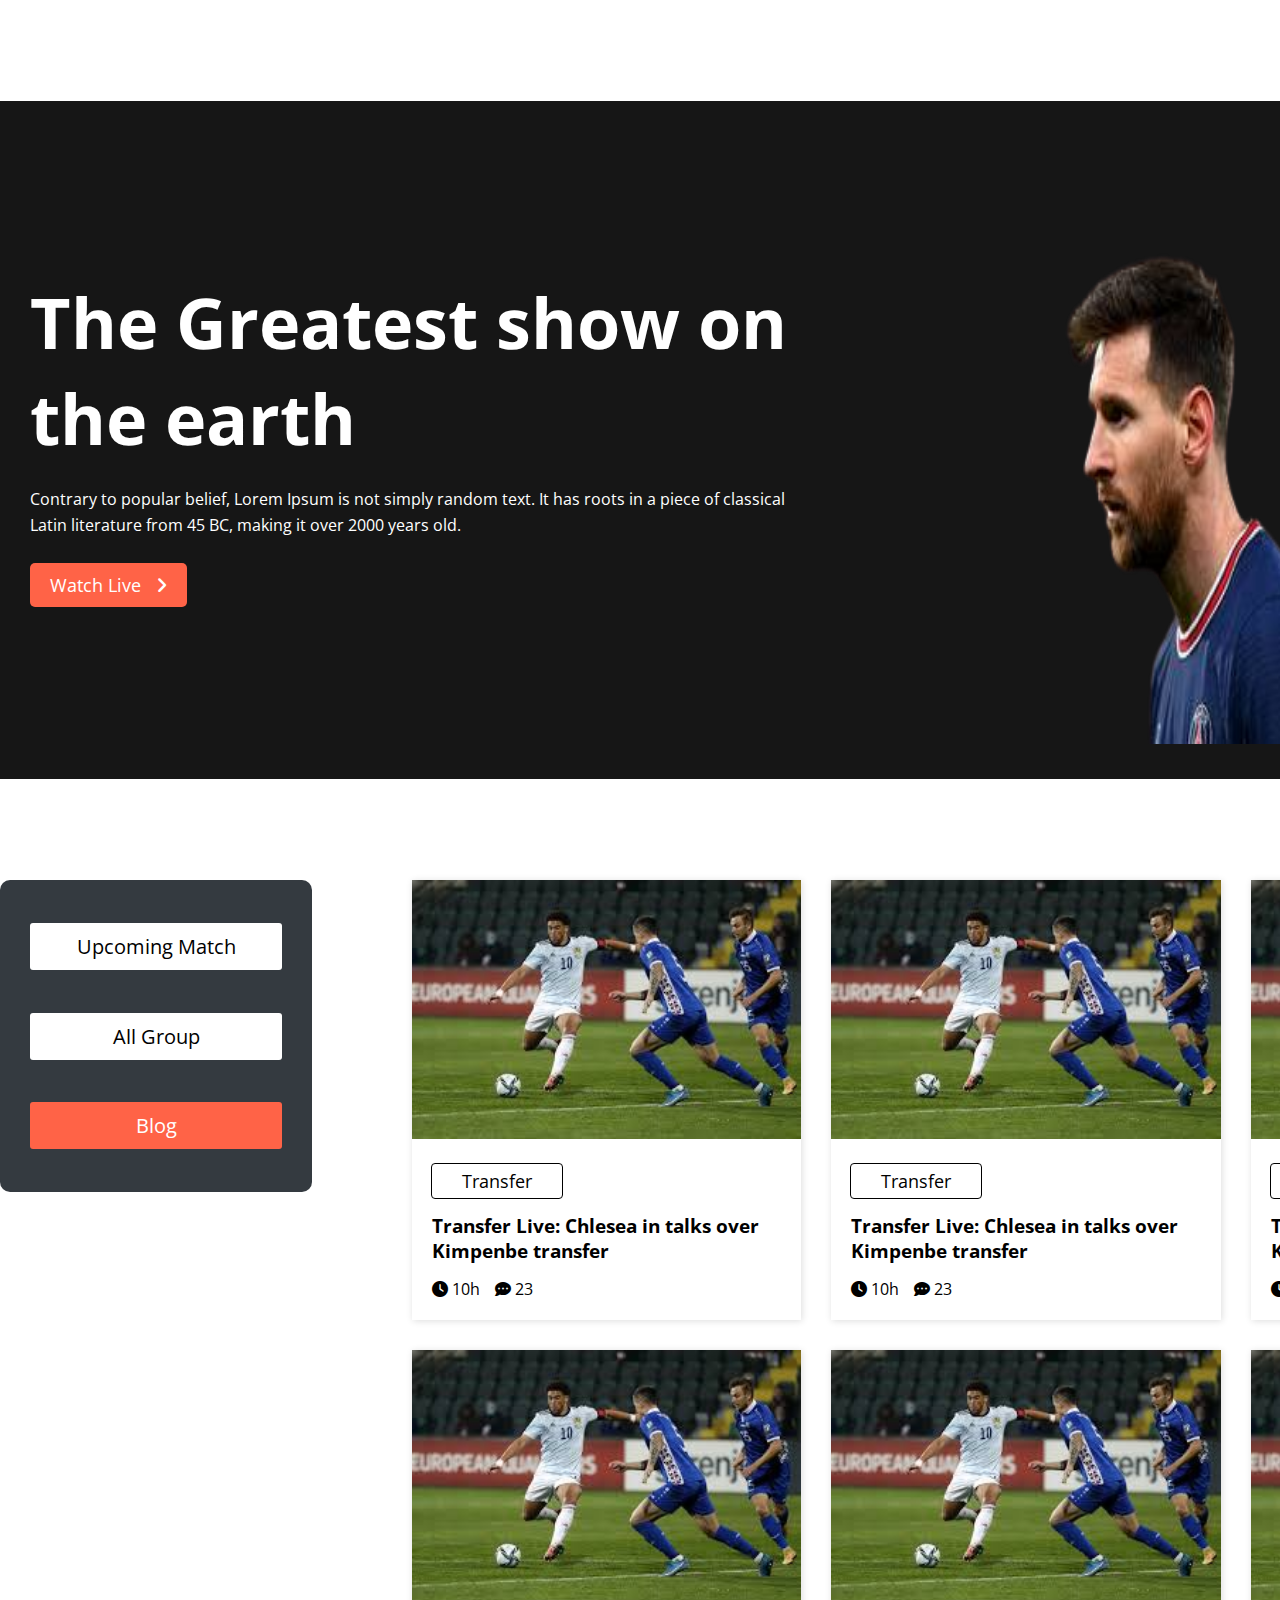
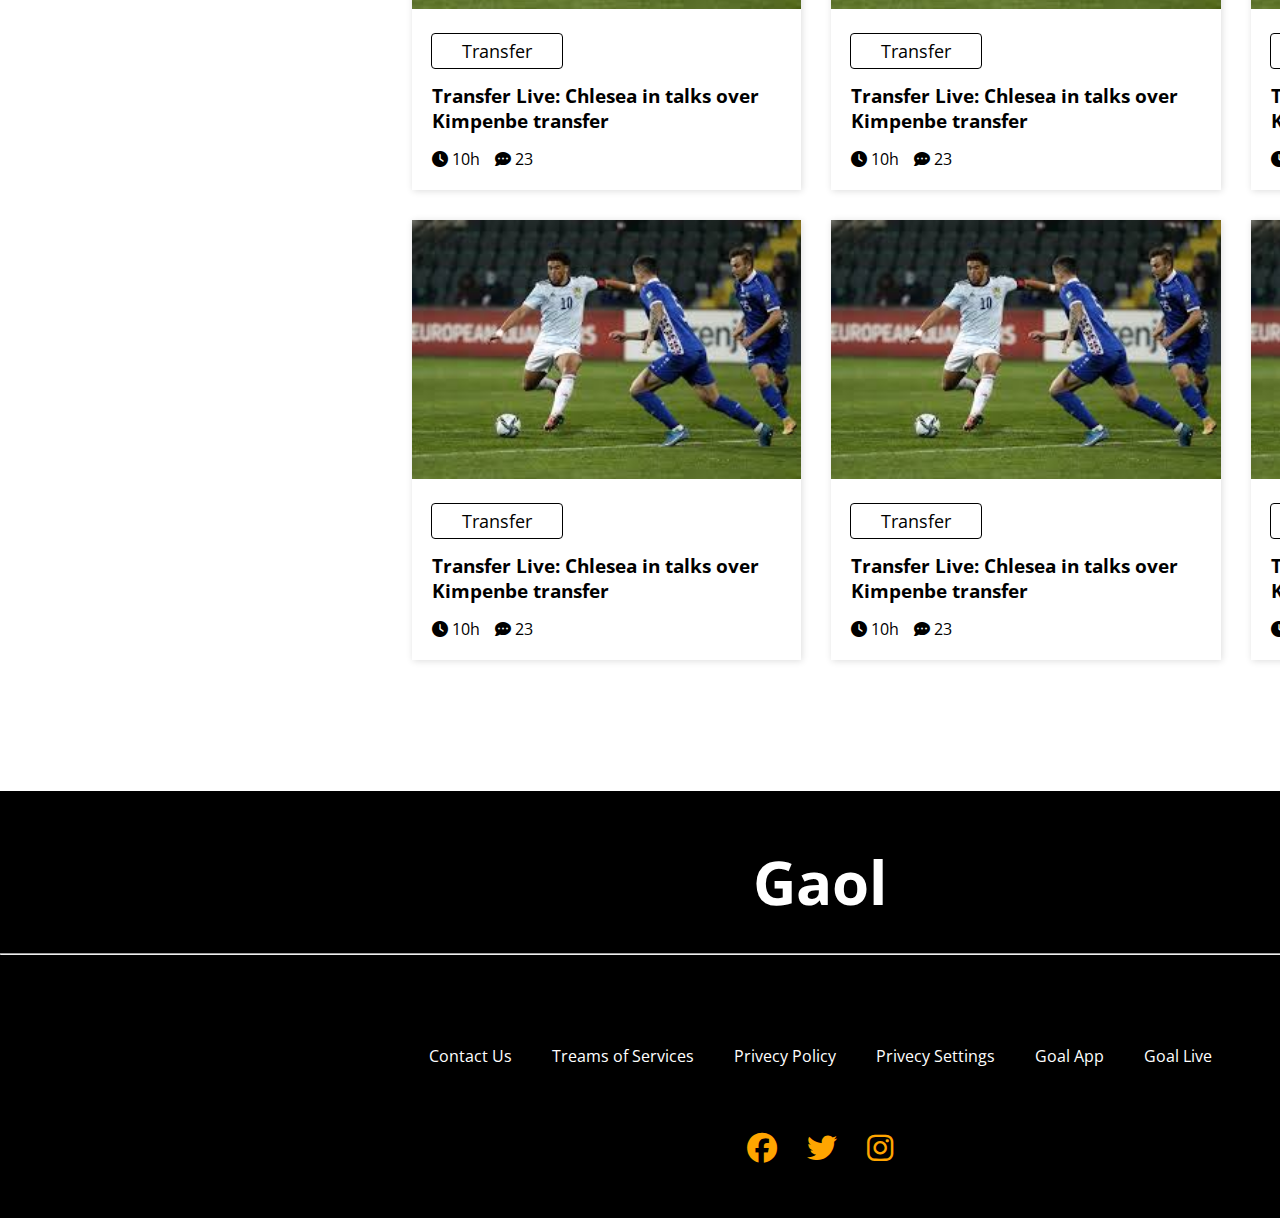
<file: index.html>
<!DOCTYPE html>
<html lang="en">
<head>
    <meta charset="UTF-8">
    <meta http-equiv="X-UA-Compatible" content="IE=edge">
    <meta name="viewport" content="width=device-width, initial-scale=1.0">
    <title>Foot Ball World Cup 2022</title>
    <!-- fonts awesome icon  -->
    <link rel="stylesheet" href="https://cdnjs.cloudflare.com/ajax/libs/font-awesome/6.1.1/css/all.min.css"/>
    <!-- stylesheet -->
    <link rel="stylesheet" href="Styles/style.css">
</head>
<body>
    <!-- 
        -------------------------------
        Header banner section --
        -------------------------------
    -->
    <main>
        <header class="container">
            <div class="banner">
                <div class="header-content-area banner-item">
                    <h1 class="banner-title">The Greatest show on the earth</h1>
                    <p class="banner-pragraph">Contrary to popular belief, Lorem Ipsum is not simply 
                        random text. It has roots in a piece of classical Latin literature from 45 BC, making it over 2000 years old.
                    </p>
                    <a class="link-btn" href="#">Watch Live <span class="right-arrow"><i class="fa-solid fa-angle-right"></i></span> </a>
                </div>
                <div class="header-images-area banner-item">
                    <img src="./images/messi.png" alt="">
                </div>
            </div>
        </header>
        <section class="container">
            <div class="blogs-section">
               <div class="blogs-menu-header">
                    <div class="blog-menu">
                        <div class="items">
                            <a class="blog-items-btn" href="match.html">upcoming match</a>
                        </div>
                        <div class="items">
                            <a class="blog-items-btn" href="#">All Group</a>
                        </div>
                        <div class="items">
                            <a class="blog-items-btn active-blog-btn" href="index.html">Blog</a>
                        </div>
                    </div>
               </div>
               <div class="blogs">
                    <div class="blog">
                        <img src="./images/items1.jpg" alt="">
                       <div class="blog-info">
                            <a class="transfer-btn" href="#">Transfer</a>
                            <h3 class="blogs-title">Transfer Live: Chlesea in talks over Kimpenbe transfer</h3>
                            <div class="blogs-icons">
                                <div class="watch-icon">
                                    <span><i class="fa-solid fa-clock"></i> 10h</span>
                                </div>
                                <div class="comments-icon">
                                    <span><i class="fa-solid fa-comment-dots"></i> 23</span>
                                </div>
                            </div>
                       </div>
                    </div>
                    <div class="blog">
                        <img src="./images/items1.jpg" alt="">
                       <div class="blog-info">
                            <a class="transfer-btn" href="#">Transfer</a>
                            <h3 class="blogs-title">Transfer Live: Chlesea in talks over Kimpenbe transfer</h3>
                            <div class="blogs-icons">
                                <div class="watch-icon">
                                    <span><i class="fa-solid fa-clock"></i> 10h</span>
                                </div>
                                <div class="comments-icon">
                                    <span><i class="fa-solid fa-comment-dots"></i> 23</span>
                                </div>
                            </div>
                       </div>
                    </div>
                    <div class="blog">
                        <img src="./images/items1.jpg" alt="">
                       <div class="blog-info">
                            <a class="transfer-btn" href="#">Transfer</a>
                            <h3 class="blogs-title">Transfer Live: Chlesea in talks over Kimpenbe transfer</h3>
                            <div class="blogs-icons">
                                <div class="watch-icon">
                                    <span><i class="fa-solid fa-clock"></i> 10h</span>
                                </div>
                                <div class="comments-icon">
                                    <span><i class="fa-solid fa-comment-dots"></i> 23</span>
                                </div>
                            </div>
                       </div>
                    </div>
                    <div class="blog">
                        <img src="./images/items1.jpg" alt="">
                       <div class="blog-info">
                            <a class="transfer-btn" href="#">Transfer</a>
                            <h3 class="blogs-title">Transfer Live: Chlesea in talks over Kimpenbe transfer</h3>
                            <div class="blogs-icons">
                                <div class="watch-icon">
                                    <span><i class="fa-solid fa-clock"></i> 10h</span>
                                </div>
                                <div class="comments-icon">
                                    <span><i class="fa-solid fa-comment-dots"></i> 23</span>
                                </div>
                            </div>
                       </div>
                    </div>
                    <div class="blog hide-items-tablet">
                        <img src="./images/items1.jpg" alt="">
                       <div class="blog-info">
                            <a class="transfer-btn" href="#">Transfer</a>
                            <h3 class="blogs-title">Transfer Live: Chlesea in talks over Kimpenbe transfer</h3>
                            <div class="blogs-icons">
                                <div class="watch-icon">
                                    <span><i class="fa-solid fa-clock"></i> 10h</span>
                                </div>
                                <div class="comments-icon">
                                    <span><i class="fa-solid fa-comment-dots"></i> 23</span>
                                </div>
                            </div>
                       </div>
                    </div>
                    <div class="blog hide-items-tablet">
                        <img src="./images/items1.jpg" alt="">
                       <div class="blog-info">
                            <a class="transfer-btn" href="#">Transfer</a>
                            <h3 class="blogs-title">Transfer Live: Chlesea in talks over Kimpenbe transfer</h3>
                            <div class="blogs-icons">
                                <div class="watch-icon">
                                    <span><i class="fa-solid fa-clock"></i> 10h</span>
                                </div>
                                <div class="comments-icon">
                                    <span><i class="fa-solid fa-comment-dots"></i> 23</span>
                                </div>
                            </div>
                       </div>
                    </div>
                    <div class="blog hide-items-tablet">
                        <img src="./images/items1.jpg" alt="">
                       <div class="blog-info">
                            <a class="transfer-btn" href="#">Transfer</a>
                            <h3 class="blogs-title">Transfer Live: Chlesea in talks over Kimpenbe transfer</h3>
                            <div class="blogs-icons">
                                <div class="watch-icon">
                                    <span><i class="fa-solid fa-clock"></i> 10h</span>
                                </div>
                                <div class="comments-icon">
                                    <span><i class="fa-solid fa-comment-dots"></i> 23</span>
                                </div>
                            </div>
                       </div>
                    </div>
                    <div class="blog hide-items-tablet">
                        <img src="./images/items1.jpg" alt="">
                       <div class="blog-info">
                            <a class="transfer-btn" href="#">Transfer</a>
                            <h3 class="blogs-title">Transfer Live: Chlesea in talks over Kimpenbe transfer</h3>
                            <div class="blogs-icons">
                                <div class="watch-icon">
                                    <span><i class="fa-solid fa-clock"></i> 10h</span>
                                </div>
                                <div class="comments-icon">
                                    <span><i class="fa-solid fa-comment-dots"></i> 23</span>
                                </div>
                            </div>
                       </div>
                    </div>
                    <div class="blog hide-items-tablet">
                        <img src="./images/items1.jpg" alt="">
                       <div class="blog-info">
                            <a class="transfer-btn" href="#">Transfer</a>
                            <h3 class="blogs-title">Transfer Live: Chlesea in talks over Kimpenbe transfer</h3>
                            <div class="blogs-icons">
                                <div class="watch-icon">
                                    <span><i class="fa-solid fa-clock"></i> 10h</span>
                                </div>
                                <div class="comments-icon">
                                    <span><i class="fa-solid fa-comment-dots"></i> 23</span>
                                </div>
                            </div>
                       </div>
                    </div>
               </div>
               <div class="show-btn-tablet">
                    <a class="show-all-btn" href="#">Show All</a>
               </div>
            </div>
        </section>
        <footer id="footer" class="container">
            <div class="footer-title">
                <h2>Gaol</h2>
            </div>
            <hr class="horizantal-line">
            <div class="footer-menu">
                <ul>
                    <li><a href="#">Contact Us</a></li>
                    <li><a href="#">Treams of Services</a></li>
                    <li><a href="#">Privecy Policy</a></li>
                    <li><a href="#">Privecy Settings</a></li>
                    <li><a href="#">Goal App</a></li>
                    <li><a href="#">Goal Live</a></li>
                </ul>
            </div>
            <div class="footer-social-icon">
                <ul class="social-menu">
                    <li><a class="footer-social-item" href="https://www.facebook.com/mdrokibulislamLovejannat/"><i class="fa-brands fa-facebook"></i></a></li>
                    <li><a class="footer-social-item" href="https://twitter.com/"><i class="fa-brands fa-twitter"></i></a></li>
                    <li><a class="footer-social-item" href="https://www.instagram.com/rokibulislamcmt/"><i class="fa-brands fa-instagram"></i></a></li>
                </ul>
            </div>
        </footer>
    </main>
    
</body>
</html>
</file>
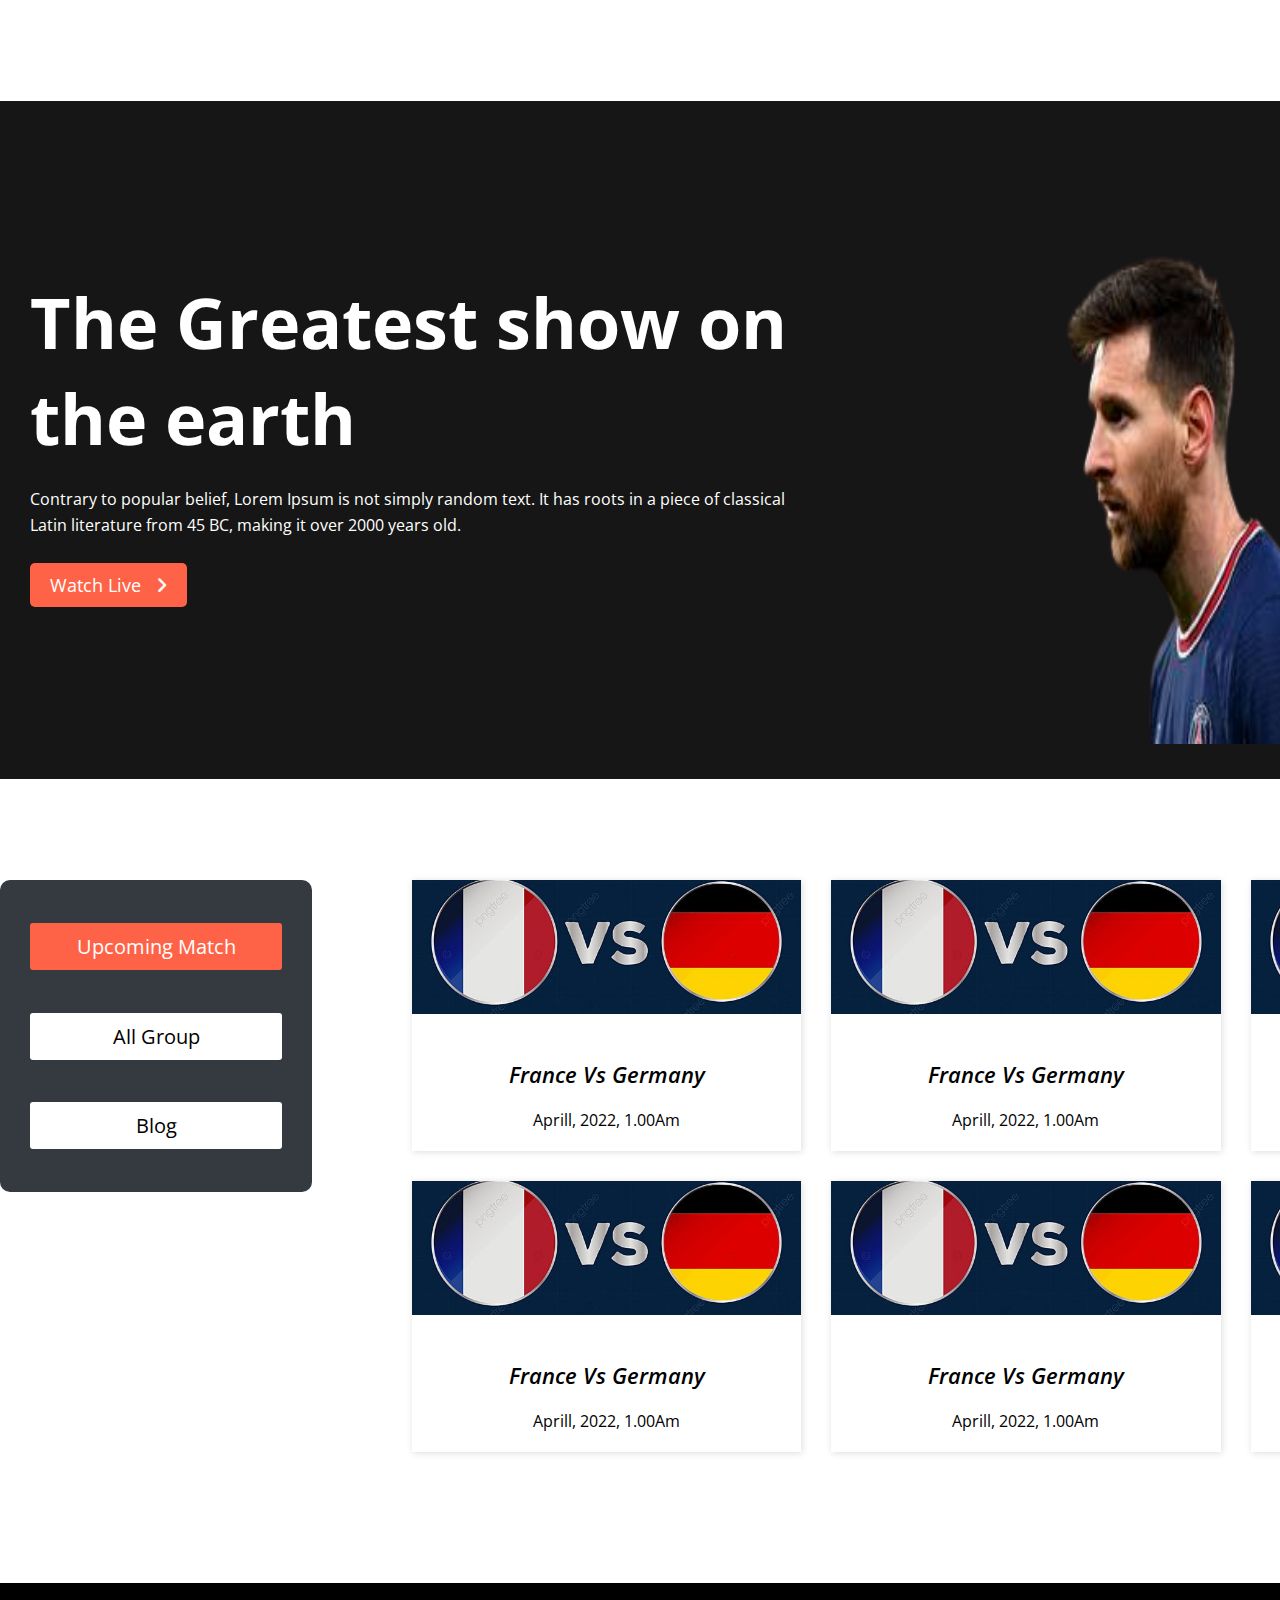
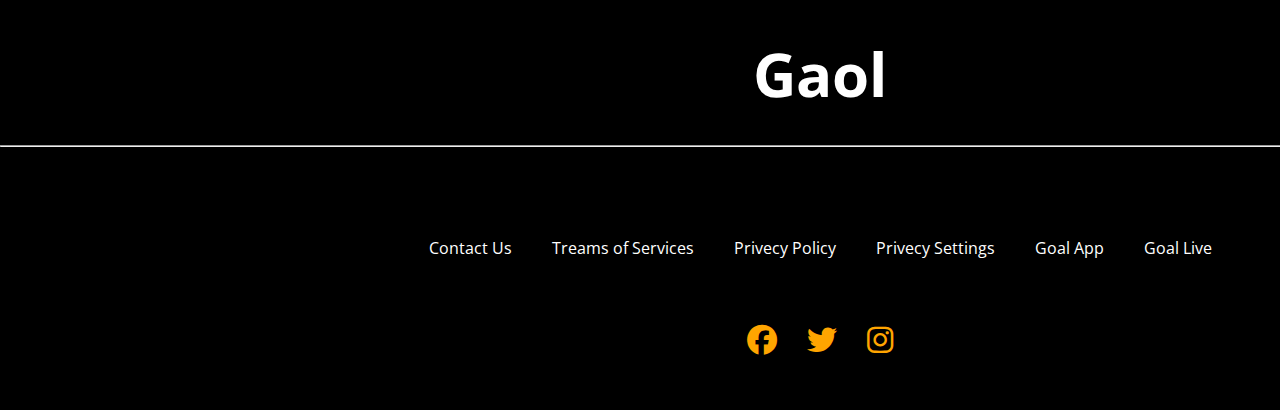
<file: match.html>
<!DOCTYPE html>
<html lang="en">
<head>
    <meta charset="UTF-8">
    <meta http-equiv="X-UA-Compatible" content="IE=edge">
    <meta name="viewport" content="width=device-width, initial-scale=1.0">
    <title>Foot Ball World Cup 2022</title>
    <!-- fonts awesome icon  -->
    <link rel="stylesheet" href="https://cdnjs.cloudflare.com/ajax/libs/font-awesome/6.1.1/css/all.min.css"/>
    <!-- stylesheet -->
    <link rel="stylesheet" href="Styles/style.css">
</head>
<body>
    <!-- 
        -------------------------------
        Header banner section --
        -------------------------------
    -->
    <main>
        <header class="container">
            <div class="banner">
                <div class="header-content-area banner-item">
                    <h1 class="banner-title">The Greatest show on the earth</h1>
                    <p class="banner-pragraph">Contrary to popular belief, Lorem Ipsum is not simply 
                        random text. It has roots in a piece of classical Latin literature from 45 BC, making it over 2000 years old.
                    </p>
                    <a class="link-btn" href="#">Watch Live <span class="right-arrow"><i class="fa-solid fa-angle-right"></i></span> </a>
                </div>
                <div class="header-images-area banner-item">
                    <img src="./images/messi.png" alt="">
                </div>
            </div>
        </header>
        <section class="container">
            <div class="blogs-section">
                <div class="blogs-menu-header">
                    <div class="blog-menu">
                        <div class="items">
                            <a class="blog-items-btn active-blog-btn" href="match.html">upcoming match</a>
                        </div>
                        <div class="items">
                            <a class="blog-items-btn" href="#">All Group</a>
                        </div>
                        <div class="items">
                            <a class="blog-items-btn" href="index.html">Blog</a>
                        </div>
                    </div>
                </div>
               <div class="blogs">
                    <div class="blog">
                        <img src="./images/france-vs-germany1.jpg" alt="">
                       <div class="blog-info match-blog-info">
                            <div class="blog-text">
                                <h3 class="match-blog-title">France Vs Germany</h3>
                                <date>Aprill, 2022, 1.00Am</date>
                            </div>
                       </div>
                    </div>
                    <div class="blog">
                        <img src="./images/france-vs-germany1.jpg" alt="">
                       <div class="blog-info match-blog-info">
                            <div class="blog-text">
                                <h3 class="match-blog-title">France Vs Germany</h3>
                                <date>Aprill, 2022, 1.00Am</date>
                            </div>
                       </div>
                    </div>
                    <div class="blog">
                        <img src="./images/france-vs-germany1.jpg" alt="">
                       <div class="blog-info match-blog-info">
                            <div class="blog-text">
                                <h3 class="match-blog-title">France Vs Germany</h3>
                                <date>Aprill, 2022, 1.00Am</date>
                            </div>
                       </div>
                    </div>
                    <div class="blog">
                        <img src="./images/france-vs-germany1.jpg" alt="">
                       <div class="blog-info match-blog-info">
                            <div class="blog-text">
                                <h3 class="match-blog-title">France Vs Germany</h3>
                                <date>Aprill, 2022, 1.00Am</date>
                            </div>
                       </div>
                    </div>
                    <div class="blog hide-items-tablet">
                        <img src="./images/france-vs-germany1.jpg" alt="">
                       <div class="blog-info match-blog-info">
                            <div class="blog-text">
                                <h3 class="match-blog-title">France Vs Germany</h3>
                                <date>Aprill, 2022, 1.00Am</date>
                            </div>
                       </div>
                    </div>
                    <div class="blog hide-items-tablet">
                        <img src="./images/france-vs-germany1.jpg" alt="">
                       <div class="blog-info match-blog-info">
                            <div class="blog-text">
                                <h3 class="match-blog-title">France Vs Germany</h3>
                                <date>Aprill, 2022, 1.00Am</date>
                            </div>
                       </div>
                    </div>
               </div>
               <div class="show-btn-tablet">
                <a class="show-all-btn" href="#">Show All</a>
           </div>
            </div>
        </section>
        <footer id="footer" class="container">
            <div class="footer-title">
                <h2>Gaol</h2>
            </div>
            <hr class="horizantal-line">
            <div class="footer-menu">
                <ul>
                    <li><a href="#">Contact Us</a></li>
                    <li><a href="#">Treams of Services</a></li>
                    <li><a href="#">Privecy Policy</a></li>
                    <li><a href="#">Privecy Settings</a></li>
                    <li><a href="#">Goal App</a></li>
                    <li><a href="#">Goal Live</a></li>
                </ul>
            </div>
            <div class="footer-social-icon">
                <ul class="social-menu">
                    <li><a class="footer-social-item" href="https://www.facebook.com/mdrokibulislamLovejannat/"><i class="fa-brands fa-facebook"></i></a></li>
                    <li><a class="footer-social-item" href="https://twitter.com/"><i class="fa-brands fa-twitter"></i></a></li>
                    <li><a class="footer-social-item" href="https://www.instagram.com/rokibulislamcmt/"><i class="fa-brands fa-instagram"></i></a></li>
                </ul>
            </div>
        </footer>
    </main>
    
</body>
</html>
</file>
<file: Styles/style.css>
/* google fonts  */
@import url('https://fonts.googleapis.com/css2?family=Open+Sans:wght@500&display=swap');

*{
    margin:0;
    padding:0;
    box-sizing: border-box;
}
body{
    width:1640px;
    margin:0 auto;
    font-family: 'Open Sans', sans-serif;
}
.container{
    margin-top:101px;
}
/*Header section style banner with css3*/
.banner{
    display:flex;
    align-items: center;
    justify-content: center;
    background-color: #161616;
    color:#fff;
    padding:30px;
}
.header-images-area img{
    width: 581px;
    height:613px;
}
.banner-item{
    width:50%;
}
.banner-title{
    font-size:70px;
    color:#fff;
    font-weight:700;
    margin-bottom: 20px;
}
.banner-pragraph{
    color:#FFFFFF;
    font-size:16px;
    line-height:26px;
    margin-bottom: 25px;
}
.link-btn{
    text-decoration: none;
    color:#fff;
    background:tomato;
    padding:10px 20px;
    display:inline-block;
    border-radius:5px;
    font-size:18px;
    transition:0.3s all ease;
}
.right-arrow{
    margin-top: 3px;
    margin-left: 10px;
}
.link-btn:hover{
    background:transparent;
    outline:1px solid tomato;
}

/*----------------------------------------===start blog section css styles----------------------------------===*/
.blogs-section{
    display:grid;
    grid-template-columns: 412px auto;
    margin-bottom: 30px;
}

.blog-menu{
    width:312px;
    height:312px;
    background:#343A40;
    border-radius:10px;
    display:flex;
    flex-direction: column;
    align-items: center;
    justify-content: space-evenly;
}
.blog-items-btn{
    width:252px;
    color:#000;
    background:#fff;
    text-transform: capitalize;
    text-decoration: none;
    border-radius:3px;
    font-size:20px;
    padding:10px 0;
    display: inline-block;
    text-align: center;
}
.active-blog-btn{
    background:tomato;
    color:#fff;
}

/*========blogs items==========*/

.blogs{
    display:grid;
    grid-template-columns: repeat(3, 1fr);
    gap:30px;
}

.blog{
    width:100%;
    background:#fff;
    box-shadow: 1px 1px 7px #ddd;
}
.blog img{
    width:100%;
}
.blog-info{
    padding:20px;
}
.blog-info .transfer-btn{
    display:inline-block;
    padding:5px 30px;
    outline:1px solid #000;
    border-radius:3px;
    font-size:18px;
    text-decoration: none;
    color:#000;
    margin-bottom: 15px;
    transition:0.3s all ease;
}
.blog-info .transfer-btn:hover{
    outline:1px solid tomato;
}
.blogs-title{
    margin-bottom: 15px;
}
.blogs-icons{
    display:flex;
    column-gap: 15px;
}

/*Footer section css styles start*/

#footer{
    background:#000;
    padding:50px 0;
}

.footer-title{
    display:flex;
    justify-content: center;
    color:#fff;
    font-size:40px;
}
.horizantal-line{
    margin:30px 0;
}
.footer-menu{
    display: flex;
    justify-content: center;
}
.footer-menu ul{
    display: flex;
}
.footer-menu ul li{
    padding:60px 20px;
}
.footer-menu ul li a{
    color:#fff;
    text-decoration: none;
    transition:0.3s all ease;
}
.footer-menu ul li a:hover{
    color:orange;
}
.footer-social-icon{
    display:flex;
    justify-content: center;
    align-items: center;
}
.footer-social-icon .social-menu{
    list-style: none;
    display:flex;
    column-gap: 30px;
}
.footer-social-item {
    font-size:30px;
    color:orange;
}
.footer-social-item i{
    transition:1s all ease;
}
.footer-social-item i:hover{
    transform: rotate(360deg);
}
/*================Match==HTML===========================*/
.match-blog-info{
    display:flex;
    justify-content: center;
    text-align: center;
}
.match-blog-title{
    font-size:22px;
    font-weight:600;
    margin:20px 0;
    font-style: italic;
}
/*==============Only show tablet Device=================================*/
.show-btn-tablet{
    display:flex;
    justify-content: center;
    margin-top: 30px;
    align-items: center;
}
.show-all-btn{
    display:none;
    padding:10px 20px;
    font-size:18px;
    color:#fff;
    background-color: tomato;
    border-radius: 5px;
    text-decoration: none;
    transition:0.3s all ease;
}
.show-all-btn:hover{
    background-color: transparent;
    outline:1px solid tomato;
    color:tomato;
}



/*======================================
      Mobile Device Media Quary
==============================================*/
@media only screen and (max-width:688px) {
    body{
        width:100%;
    }
    .banner{
        display:block;
    }
    .banner-item{
        width:100%;
    }
    .banner-title{
        font-size:33px;
    }
    .header-images-area img{
        width:240px;
    }
    .blogs-section{
        grid-template-columns: 1fr;
    }
    .blogs-menu-header{
        display:flex;
        justify-content: center;
    }
    .blog-menu{
        margin-bottom:20px;
        background-color: #fff;
    }
    .items {
        box-shadow: 1px 1px 5px #ddd;
    }
    .blogs{
        grid-template-columns: 1fr;
    }
    .footer-menu ul{
        flex-direction: column;
        align-items:center;
    }
    .footer-menu ul li {
        padding: 20px 0px;
    }
}
/*=========================
    ------------------------- -----------------------------------
                ------Tablet Veiw Design-----
===================*/
@media only screen and (min-width:689px) and (max-width:992px) {
    
    .blogs-section{
        grid-template-columns: repeat(1, 1fr);
    }
    .blog-menu{
        flex-direction: row;
        width:100%;
        margin-bottom: 20px;
    }
    .blogs{
        margin-top: 40px;
        grid-template-columns: repeat(2, 1fr);
    }
    .hide-items-tablet{
        display:none;
    }
    .show-all-btn{
        display:flex;
    }
}
</file>
